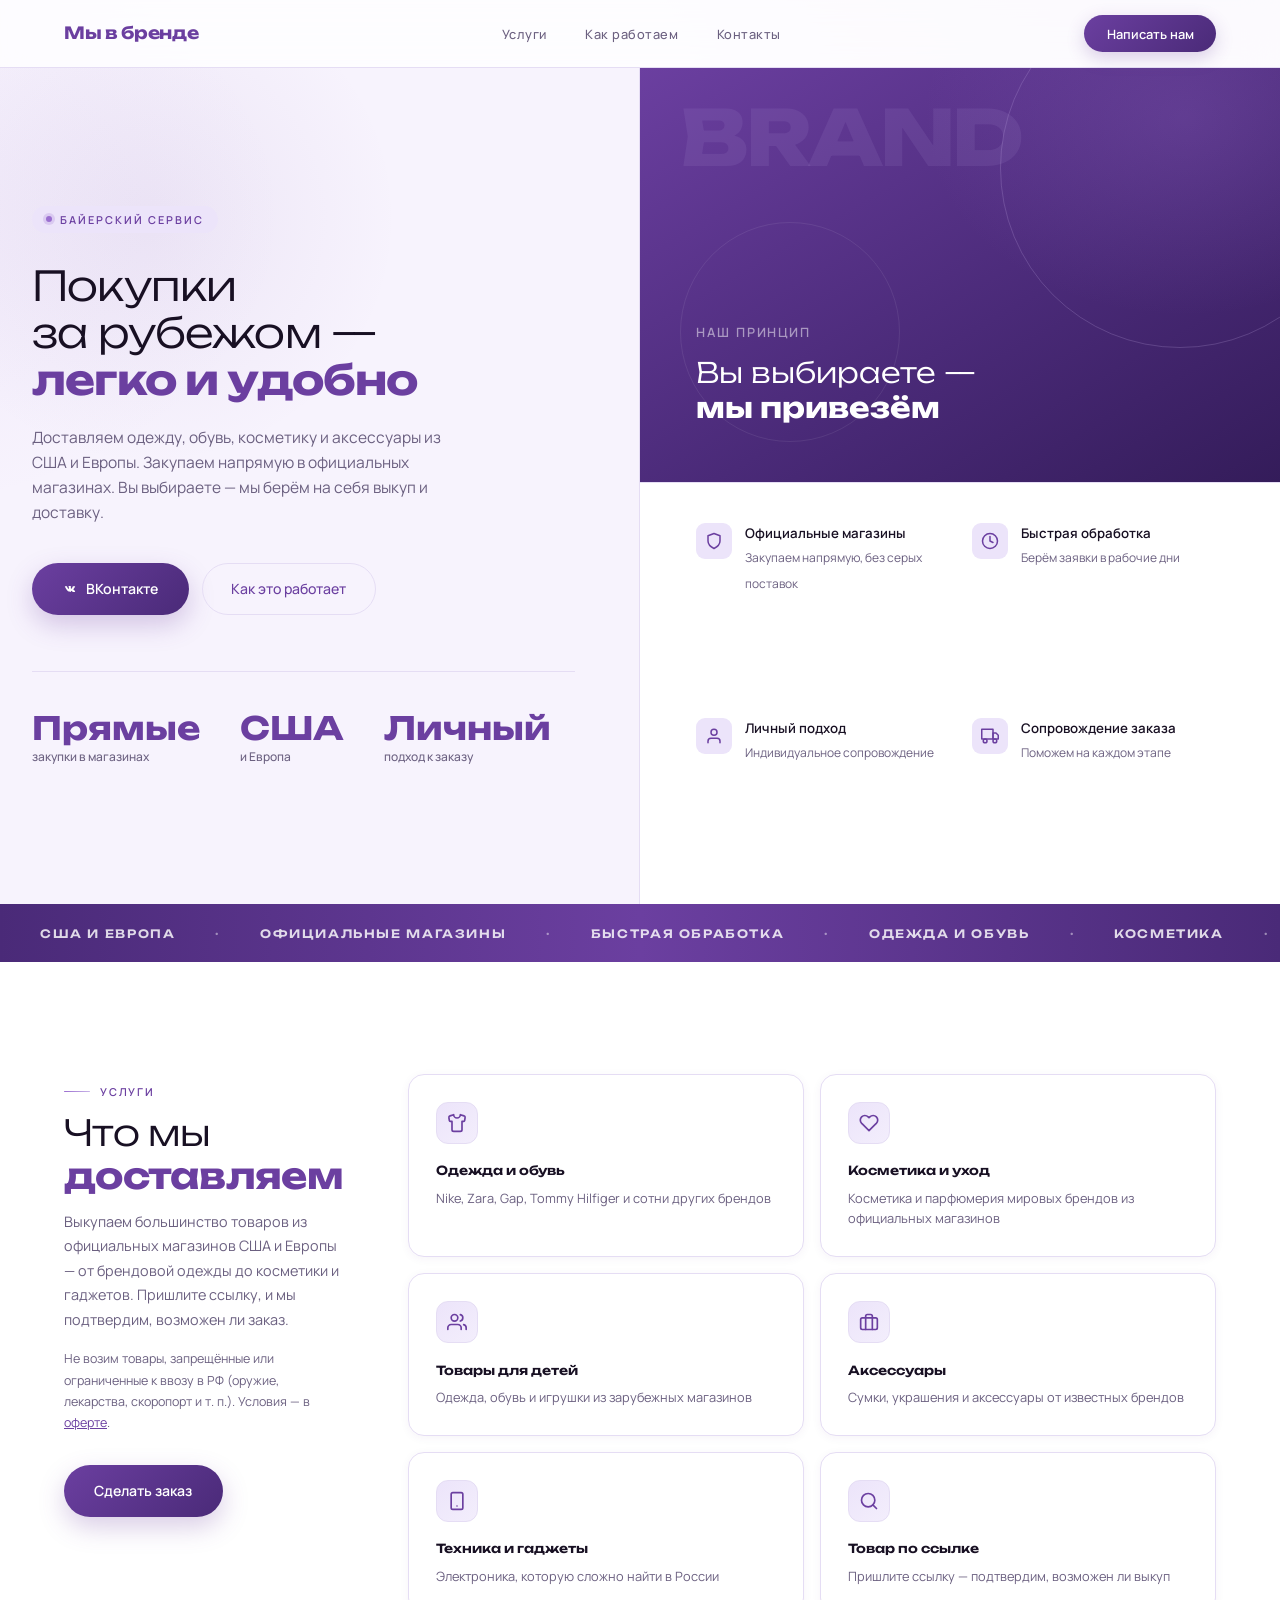
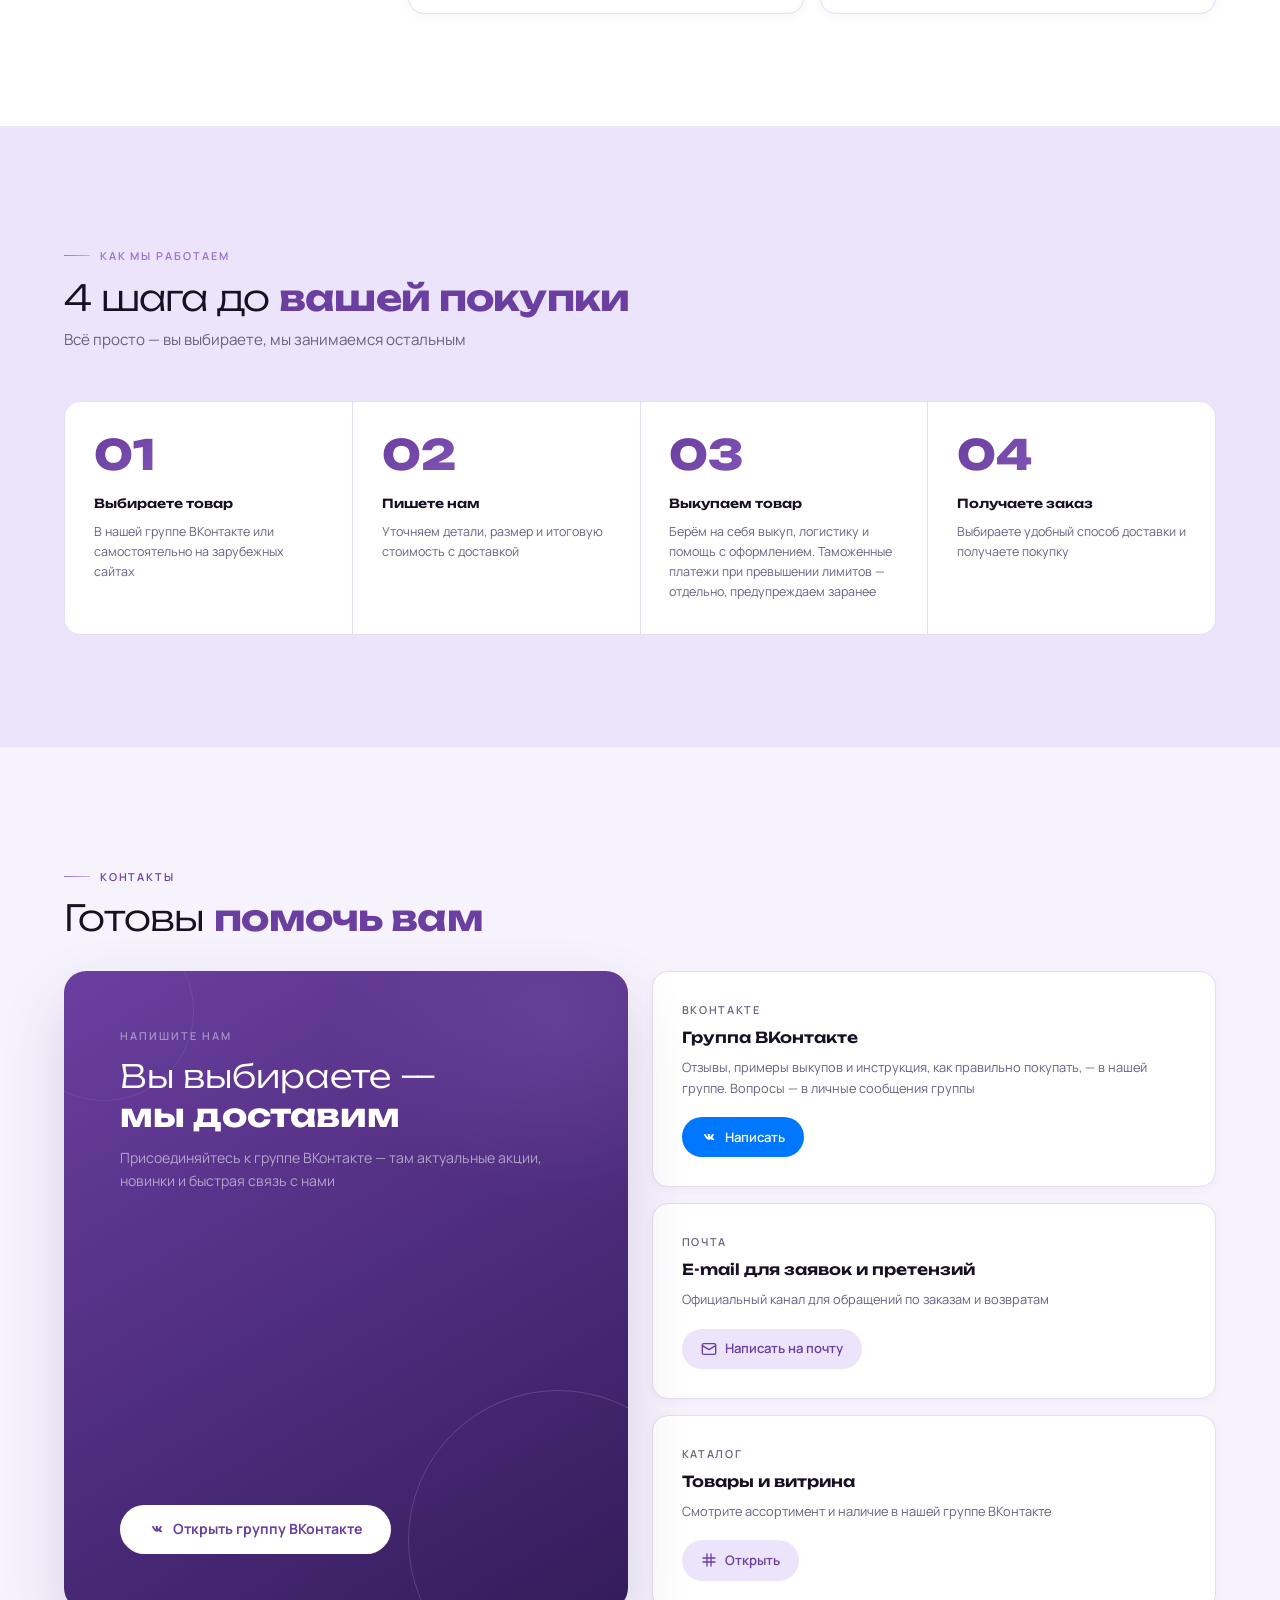
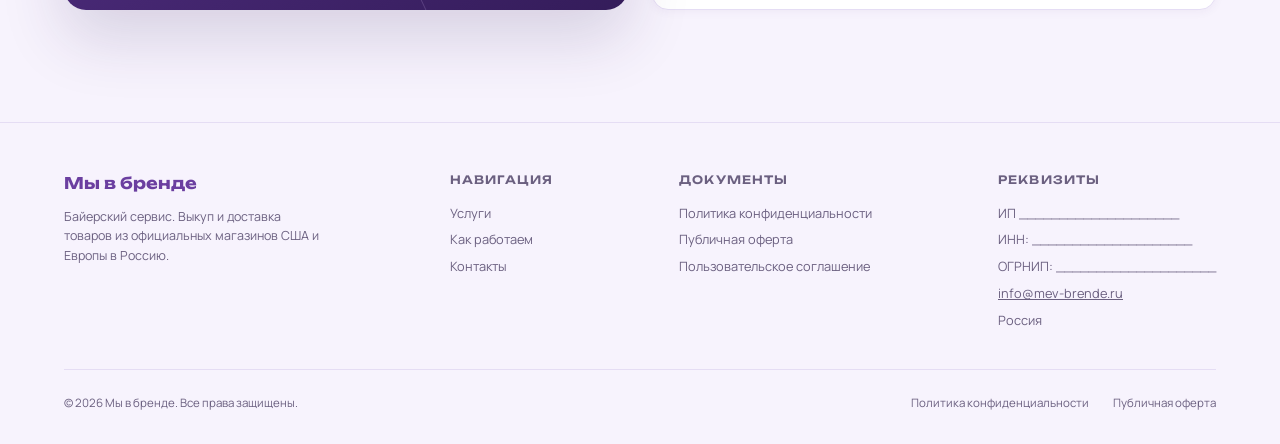
<file: index.html>
<!DOCTYPE html>
<html lang="ru">
<head>
<meta charset="UTF-8"/>
<meta name="viewport" content="width=device-width, initial-scale=1.0"/>
<title>Мы в бренде — Байерский сервис</title>
<meta name="description" content="Мы в бренде — байерский сервис. Выкуп и доставка товаров из официальных магазинов США и Европы в Россию: одежда, обувь, косметика, аксессуары."/>
<meta name="theme-color" content="#6B3FA0"/>
<meta property="og:type" content="website"/>
<meta property="og:title" content="Мы в бренде — Байерский сервис"/>
<meta property="og:description" content="Выкуп и доставка товаров из официальных магазинов США и Европы. Вы выбираете — мы привезём."/>
<!-- TODO: после покупки домена замените vitol.gitverse.site/mevbrende на реальный домен (инструкция в README.md) -->
<link rel="canonical" href="https://vitol.gitverse.site/mevbrende/"/>
<meta property="og:url" content="https://vitol.gitverse.site/mevbrende/"/>
<meta property="og:image" content="https://vitol.gitverse.site/mevbrende/og-image.png"/>
<meta property="og:image:width" content="1200"/>
<meta property="og:image:height" content="630"/>
<meta property="og:locale" content="ru_RU"/>
<meta property="og:site_name" content="Мы в бренде"/>
<meta name="twitter:card" content="summary_large_image"/>
<link rel="icon" type="image/svg+xml" href="favicon.svg?v=2"/>
<link rel="apple-touch-icon" sizes="180x180" href="apple-touch-icon.png?v=2"/>
<link rel="manifest" href="manifest.webmanifest?v=2"/>
<script type="application/ld+json">
{"@context":"https://schema.org","@type":"Organization","name":"Мы в бренде","description":"Байерский сервис: выкуп и доставка товаров из официальных магазинов США и Европы в Россию.","url":"https://vitol.gitverse.site/mevbrende/","logo":"https://vitol.gitverse.site/mevbrende/og-image.png","sameAs":["https://vk.ru/club209008205"]}
</script>
<!-- Шрифты подключены локально (self-hosted) — без обращений к Google и передачи IP третьим лицам -->
<link rel="stylesheet" href="styles.css"/>
</head>
<body>

<!-- NAV -->
<nav>
  <a href="#hero" class="logo">Мы в бренде</a>
  <ul class="nav-menu" id="nav-menu">
    <li><a href="#services">Услуги</a></li>
    <li><a href="#steps">Как работаем</a></li>
    <li><a href="#contact">Контакты</a></li>
  </ul>
  <div class="nav-right">
    <a href="https://vk.ru/club209008205" target="_blank" rel="noopener" class="nav-cta">Написать нам</a>
    <button type="button" class="nav-burger" aria-expanded="false" aria-controls="nav-menu" aria-label="Открыть меню"><span></span><span></span><span></span></button>
  </div>
</nav>

<main>
<!-- HERO -->
<div id="hero">
  <div class="hero-left">
    <div class="hero-tag"><span aria-hidden="true"></span>Байерский сервис</div>
    <h1>Покупки<br>за рубежом —<br><strong>легко и удобно</strong></h1>
    <p class="hero-desc">Доставляем одежду, обувь, косметику и аксессуары из США и Европы. Закупаем напрямую в официальных магазинах. Вы выбираете — мы берём на себя выкуп и доставку.</p>
    <div class="btns">
      <a href="https://vk.ru/club209008205" target="_blank" rel="noopener" class="btn-main" aria-label="Написать нам ВКонтакте">
        <svg width="16" height="16" viewBox="0 0 24 24" aria-hidden="true" focusable="false"><path d="M12.87 16.5s.26-.03.4-.18c.12-.14.12-.4.12-.4s-.02-1.22.55-1.4c.56-.17 1.28 1.18 2.04 1.7.58.39 1.02.3 1.02.3l2.04-.03s1.07-.06.56-1c-.04-.07-.3-.65-1.56-1.83-1.31-1.24-1.14-1.04.45-3.18.97-1.3 1.36-2.09 1.24-2.43-.12-.32-.82-.24-.82-.24l-2.3.01s-.17-.02-.3.06c-.12.08-.2.26-.2.26s-.37 1.01-.87 1.87c-1.05 1.78-1.47 1.87-1.64 1.76-.4-.26-.3-1.04-.3-1.6 0-1.74.26-2.47-.51-2.65-.26-.06-.45-.1-1.1-.11-.84-.01-1.56 0-1.96.2-.27.13-.47.43-.35.45.16.02.51.1.7.36.23.34.22 1.1.22 1.1s.13 2.04-.31 2.3c-.3.17-.72-.18-1.62-1.79-.48-.84-.84-1.77-.84-1.77s-.07-.17-.19-.27c-.15-.11-.35-.14-.35-.14l-2.18.01s-.33.01-.45.15c-.11.13-.01.4-.01.4s1.7 3.97 3.62 5.97c1.76 1.83 3.76 1.71 3.76 1.71h.91z" fill="white"/></svg>
        ВКонтакте
      </a>
      <a href="#steps" class="btn-ghost">Как это работает</a>
    </div>
    <div class="hero-stats">
      <div><div class="stat-n">Прямые</div><div class="stat-l">закупки в магазинах</div></div>
      <div><div class="stat-n">США</div><div class="stat-l">и Европа</div></div>
      <div><div class="stat-n">Личный</div><div class="stat-l">подход к заказу</div></div>
    </div>
  </div>
  <div class="hero-right-top">
    <div class="big-label" aria-hidden="true">BRAND</div>
    <div class="hero-right-top-content">
      <p>Наш принцип</p>
      <h2>Вы выбираете —<br><b>мы привезём</b></h2>
    </div>
  </div>
  <div class="hero-right-bottom">
    <div class="feat">
      <div class="feat-ico"><svg width="18" height="18" viewBox="0 0 24 24" fill="none" stroke="#6B3FA0" stroke-width="2" stroke-linecap="round" stroke-linejoin="round" aria-hidden="true" focusable="false"><path d="M12 22s8-4 8-10V5l-8-3-8 3v7c0 6 8 10 8 10z"/></svg></div>
      <div><strong>Официальные магазины</strong><span>Закупаем напрямую, без серых поставок</span></div>
    </div>
    <div class="feat">
      <div class="feat-ico"><svg width="18" height="18" viewBox="0 0 24 24" fill="none" stroke="#6B3FA0" stroke-width="2" stroke-linecap="round" stroke-linejoin="round" aria-hidden="true" focusable="false"><circle cx="12" cy="12" r="10"/><polyline points="12 6 12 12 16 14"/></svg></div>
      <div><strong>Быстрая обработка</strong><span>Берём заявки в рабочие дни</span></div>
    </div>
    <div class="feat">
      <div class="feat-ico"><svg width="18" height="18" viewBox="0 0 24 24" fill="none" stroke="#6B3FA0" stroke-width="2" stroke-linecap="round" stroke-linejoin="round" aria-hidden="true" focusable="false"><path d="M20 21v-2a4 4 0 0 0-4-4H8a4 4 0 0 0-4 4v2"/><circle cx="12" cy="7" r="4"/></svg></div>
      <div><strong>Личный подход</strong><span>Индивидуальное сопровождение</span></div>
    </div>
    <div class="feat">
      <div class="feat-ico"><svg width="18" height="18" viewBox="0 0 24 24" fill="none" stroke="#6B3FA0" stroke-width="2" stroke-linecap="round" stroke-linejoin="round" aria-hidden="true" focusable="false"><rect x="1" y="3" width="15" height="13"/><polygon points="16 8 20 8 23 11 23 16 16 16 16 8"/><circle cx="5.5" cy="18.5" r="2.5"/><circle cx="18.5" cy="18.5" r="2.5"/></svg></div>
      <div><strong>Сопровождение заказа</strong><span>Поможем на каждом этапе</span></div>
    </div>
  </div>
</div>

<!-- MARQUEE -->
<div class="marquee-wrap" aria-hidden="true">
  <div class="marquee-track">
    <span>США и Европа</span><span class="dot">·</span><span>Официальные магазины</span><span class="dot">·</span><span>Быстрая обработка</span><span class="dot">·</span><span>Одежда и обувь</span><span class="dot">·</span><span>Косметика</span><span class="dot">·</span><span>Товары для детей</span><span class="dot">·</span><span>Аксессуары</span><span class="dot">·</span><span>Личный подход</span><span class="dot">·</span>
    <span>США и Европа</span><span class="dot">·</span><span>Официальные магазины</span><span class="dot">·</span><span>Быстрая обработка</span><span class="dot">·</span><span>Одежда и обувь</span><span class="dot">·</span><span>Косметика</span><span class="dot">·</span><span>Товары для детей</span><span class="dot">·</span><span>Аксессуары</span><span class="dot">·</span><span>Личный подход</span><span class="dot">·</span>
  </div>
</div>

<!-- SERVICES -->
<section class="section" id="services">
  <div class="services-layout">
    <div class="services-intro">
      <div class="sec-eyebrow">Услуги</div>
      <h2 class="sec-h">Что мы<br><b>доставляем</b></h2>
      <p>Выкупаем большинство товаров из официальных магазинов США и Европы — от брендовой одежды до косметики и гаджетов. Пришлите ссылку, и мы подтвердим, возможен ли заказ.</p>
      <p style="font-size:0.78rem;color:var(--gr);margin-top:-1rem;margin-bottom:2rem;">Не возим товары, запрещённые или ограниченные к ввозу в РФ (оружие, лекарства, скоропорт и т.&nbsp;п.). Условия — в <a href="oferta.html" style="color:var(--p);text-decoration:underline;">оферте</a>.</p>
      <a href="https://vk.ru/club209008205" target="_blank" rel="noopener" class="btn-main">Сделать заказ</a>
    </div>
    <div class="s-grid">
      <div class="s-card"><div class="s-ico"><svg width="20" height="20" viewBox="0 0 24 24" fill="none" stroke="#6B3FA0" stroke-width="2" stroke-linecap="round" stroke-linejoin="round" aria-hidden="true" focusable="false"><path d="M20.38 3.46L16 2a4 4 0 0 1-8 0L3.62 3.46a2 2 0 0 0-1.34 2.23l.58 3.57a1 1 0 0 0 .99.84H6v10c0 1.1.9 2 2 2h8a2 2 0 0 0 2-2V10h2.15a1 1 0 0 0 .99-.84l.58-3.57a2 2 0 0 0-1.34-2.23z"/></svg></div><h3>Одежда и обувь</h3><p>Nike, Zara, Gap, Tommy Hilfiger и сотни других брендов</p></div>
      <div class="s-card"><div class="s-ico"><svg width="20" height="20" viewBox="0 0 24 24" fill="none" stroke="#6B3FA0" stroke-width="2" stroke-linecap="round" stroke-linejoin="round" aria-hidden="true" focusable="false"><path d="M20.84 4.61a5.5 5.5 0 0 0-7.78 0L12 5.67l-1.06-1.06a5.5 5.5 0 0 0-7.78 7.78l1.06 1.06L12 21.23l7.78-7.78 1.06-1.06a5.5 5.5 0 0 0 0-7.78z"/></svg></div><h3>Косметика и уход</h3><p>Косметика и парфюмерия мировых брендов из официальных магазинов</p></div>
      <div class="s-card"><div class="s-ico"><svg width="20" height="20" viewBox="0 0 24 24" fill="none" stroke="#6B3FA0" stroke-width="2" stroke-linecap="round" stroke-linejoin="round" aria-hidden="true" focusable="false"><path d="M17 21v-2a4 4 0 0 0-4-4H5a4 4 0 0 0-4 4v2"/><circle cx="9" cy="7" r="4"/><path d="M23 21v-2a4 4 0 0 0-3-3.87"/><path d="M16 3.13a4 4 0 0 1 0 7.75"/></svg></div><h3>Товары для детей</h3><p>Одежда, обувь и игрушки из зарубежных магазинов</p></div>
      <div class="s-card"><div class="s-ico"><svg width="20" height="20" viewBox="0 0 24 24" fill="none" stroke="#6B3FA0" stroke-width="2" stroke-linecap="round" stroke-linejoin="round" aria-hidden="true" focusable="false"><rect x="2" y="7" width="20" height="14" rx="2"/><path d="M16 21V5a2 2 0 0 0-2-2h-4a2 2 0 0 0-2 2v16"/></svg></div><h3>Аксессуары</h3><p>Сумки, украшения и аксессуары от известных брендов</p></div>
      <div class="s-card"><div class="s-ico"><svg width="20" height="20" viewBox="0 0 24 24" fill="none" stroke="#6B3FA0" stroke-width="2" stroke-linecap="round" stroke-linejoin="round" aria-hidden="true" focusable="false"><rect x="5" y="2" width="14" height="20" rx="2"/><line x1="12" y1="18" x2="12.01" y2="18"/></svg></div><h3>Техника и гаджеты</h3><p>Электроника, которую сложно найти в России</p></div>
      <div class="s-card"><div class="s-ico"><svg width="20" height="20" viewBox="0 0 24 24" fill="none" stroke="#6B3FA0" stroke-width="2" stroke-linecap="round" stroke-linejoin="round" aria-hidden="true" focusable="false"><circle cx="11" cy="11" r="8"/><line x1="21" y1="21" x2="16.65" y2="16.65"/></svg></div><h3>Товар по ссылке</h3><p>Пришлите ссылку — подтвердим, возможен ли выкуп</p></div>
    </div>
  </div>
</section>

<!-- STEPS -->
<section class="section" id="steps">
  <div class="sec-eyebrow">Как мы работаем</div>
  <h2 class="sec-h">4 шага до <b>вашей покупки</b></h2>
  <p class="sec-lead">Всё просто — вы выбираете, мы занимаемся остальным</p>
  <div class="steps-grid">
    <div class="step-card"><div class="step-num">01</div><h4>Выбираете товар</h4><p>В нашей группе ВКонтакте или самостоятельно на зарубежных сайтах</p></div>
    <div class="step-card"><div class="step-num">02</div><h4>Пишете нам</h4><p>Уточняем детали, размер и итоговую стоимость с доставкой</p></div>
    <div class="step-card"><div class="step-num">03</div><h4>Выкупаем товар</h4><p>Берём на себя выкуп, логистику и помощь с оформлением. Таможенные платежи при превышении лимитов — отдельно, предупреждаем заранее</p></div>
    <div class="step-card"><div class="step-num">04</div><h4>Получаете заказ</h4><p>Выбираете удобный способ доставки и получаете покупку</p></div>
  </div>
</section>

<!-- CONTACT -->
<section class="section" id="contact">
  <div class="sec-eyebrow">Контакты</div>
  <h2 class="sec-h" style="margin-bottom:2rem;">Готовы <b>помочь вам</b></h2>
  <div class="contact-grid">
    <div class="contact-main">
      <div class="contact-main-text">
        <p class="eyebrow">Напишите нам</p>
        <h3>Вы выбираете —<br><b>мы доставим</b></h3>
        <p class="sub">Присоединяйтесь к группе ВКонтакте — там актуальные акции, новинки и быстрая связь с нами</p>
      </div>
      <a href="https://vk.ru/club209008205" target="_blank" rel="noopener" class="btn-white">
        <svg width="16" height="16" viewBox="0 0 24 24" aria-hidden="true" focusable="false"><path d="M12.87 16.5s.26-.03.4-.18c.12-.14.12-.4.12-.4s-.02-1.22.55-1.4c.56-.17 1.28 1.18 2.04 1.7.58.39 1.02.3 1.02.3l2.04-.03s1.07-.06.56-1c-.04-.07-.3-.65-1.56-1.83-1.31-1.24-1.14-1.04.45-3.18.97-1.3 1.36-2.09 1.24-2.43-.12-.32-.82-.24-.82-.24l-2.3.01s-.17-.02-.3.06c-.12.08-.2.26-.2.26s-.37 1.01-.87 1.87c-1.05 1.78-1.47 1.87-1.64 1.76-.4-.26-.3-1.04-.3-1.6 0-1.74.26-2.47-.51-2.65-.26-.06-.45-.1-1.1-.11-.84-.01-1.56 0-1.96.2-.27.13-.47.43-.35.45.16.02.51.1.7.36.23.34.22 1.1.22 1.1s.13 2.04-.31 2.3c-.3.17-.72-.18-1.62-1.79-.48-.84-.84-1.77-.84-1.77s-.07-.17-.19-.27c-.15-.11-.35-.14-.35-.14l-2.18.01s-.33.01-.45.15c-.11.13-.01.4-.01.4s1.7 3.97 3.62 5.97c1.76 1.83 3.76 1.71 3.76 1.71h.91z" fill="#6B3FA0"/></svg>
        Открыть группу ВКонтакте
      </a>
    </div>
    <div class="contact-side">
      <div class="c-card">
        <div><div class="c-card-label">ВКонтакте</div><h4>Группа ВКонтакте</h4><p>Отзывы, примеры выкупов и инструкция, как правильно покупать, — в нашей группе. Вопросы — в личные сообщения группы</p></div>
        <a href="https://vk.ru/club209008205" target="_blank" rel="noopener" class="c-link c-link-vk"><svg width="16" height="16" viewBox="0 0 24 24" aria-hidden="true" focusable="false"><path d="M12.87 16.5s.26-.03.4-.18c.12-.14.12-.4.12-.4s-.02-1.22.55-1.4c.56-.17 1.28 1.18 2.04 1.7.58.39 1.02.3 1.02.3l2.04-.03s1.07-.06.56-1c-.04-.07-.3-.65-1.56-1.83-1.31-1.24-1.14-1.04.45-3.18.97-1.3 1.36-2.09 1.24-2.43-.12-.32-.82-.24-.82-.24l-2.3.01s-.17-.02-.3.06c-.12.08-.2.26-.2.26s-.37 1.01-.87 1.87c-1.05 1.78-1.47 1.87-1.64 1.76-.4-.26-.3-1.04-.3-1.6 0-1.74.26-2.47-.51-2.65-.26-.06-.45-.1-1.1-.11-.84-.01-1.56 0-1.96.2-.27.13-.47.43-.35.45.16.02.51.1.7.36.23.34.22 1.1.22 1.1s.13 2.04-.31 2.3c-.3.17-.72-.18-1.62-1.79-.48-.84-.84-1.77-.84-1.77s-.07-.17-.19-.27c-.15-.11-.35-.14-.35-.14l-2.18.01s-.33.01-.45.15c-.11.13-.01.4-.01.4s1.7 3.97 3.62 5.97c1.76 1.83 3.76 1.71 3.76 1.71h.91z" fill="white"/></svg>Написать</a>
      </div>
      <div class="c-card">
        <div><div class="c-card-label">Почта</div><h4>E-mail для заявок и претензий</h4><p>Официальный канал для обращений по заказам и возвратам</p></div>
        <!-- TODO: укажите реальный e-mail для связи и претензий -->
        <a href="mailto:info@mev-brende.ru" class="c-link c-link-cat"><svg width="16" height="16" viewBox="0 0 24 24" fill="none" stroke="#6B3FA0" stroke-width="2" stroke-linecap="round" stroke-linejoin="round" aria-hidden="true" focusable="false"><rect x="2" y="4" width="20" height="16" rx="2"/><path d="m22 7-10 6L2 7"/></svg>Написать на почту</a>
      </div>
      <div class="c-card">
        <div><div class="c-card-label">Каталог</div><h4>Товары и витрина</h4><p>Смотрите ассортимент и наличие в нашей группе ВКонтакте</p></div>
        <a href="https://vk.ru/club209008205" target="_blank" rel="noopener" class="c-link c-link-cat"><svg width="16" height="16" viewBox="0 0 24 24" fill="none" stroke="#6B3FA0" stroke-width="2" stroke-linecap="round" stroke-linejoin="round" aria-hidden="true" focusable="false"><path d="M3 9h18M3 15h18M9 3v18M15 3v18"/></svg>Открыть</a>
      </div>
    </div>
  </div>
</section>
</main>

<!-- FOOTER -->
<footer>
  <div class="footer-top">
    <div>
      <a href="#hero" class="footer-logo">Мы в бренде</a>
      <p class="footer-desc">Байерский сервис. Выкуп и доставка товаров из официальных магазинов США и Европы в Россию.</p>
    </div>
    <div class="footer-col">
      <h5>Навигация</h5>
      <a href="#services">Услуги</a>
      <a href="#steps">Как работаем</a>
      <a href="#contact">Контакты</a>
    </div>
    <div class="footer-col">
      <h5>Документы</h5>
      <a href="privacy.html">Политика конфиденциальности</a>
      <a href="oferta.html">Публичная оферта</a>
      <a href="agreement.html">Пользовательское соглашение</a>
    </div>
    <div class="footer-col">
      <h5>Реквизиты</h5>
      <!-- TODO: вписать реальные реквизиты ИП (ФИО, ИНН, ОГРНИП, адрес/контакт для претензий) -->
      <p>ИП ____________________</p>
      <p>ИНН: ____________________</p>
      <p>ОГРНИП: ____________________</p>
      <!-- TODO: указать реальный e-mail -->
      <a href="mailto:info@mev-brende.ru">info@mev-brende.ru</a>
      <p style="margin-top:0.4rem;">Россия</p>
    </div>
  </div>
  <div class="footer-bottom">
    <span>© 2026 Мы в бренде. Все права защищены.</span>
    <div class="footer-legal-links">
      <a href="privacy.html">Политика конфиденциальности</a>
      <a href="oferta.html">Публичная оферта</a>
    </div>
  </div>
</footer>


<script>
/* burger menu */
(function () {
  var burger = document.querySelector('.nav-burger');
  var menu = document.getElementById('nav-menu');
  if (!burger || !menu) return;
  function setOpen(open) {
    menu.classList.toggle('open', open);
    burger.setAttribute('aria-expanded', open ? 'true' : 'false');
    burger.setAttribute('aria-label', open ? 'Закрыть меню' : 'Открыть меню');
  }
  burger.addEventListener('click', function () { setOpen(!menu.classList.contains('open')); });
  menu.addEventListener('click', function (e) { if (e.target.closest('a')) setOpen(false); });
  document.addEventListener('keydown', function (e) { if (e.key === 'Escape') setOpen(false); });
  document.addEventListener('click', function (e) { if (!e.target.closest('nav')) setOpen(false); });
})();

/* nav shadow on scroll */
(function () {
  var navEl = document.querySelector('nav');
  if (!navEl) return;
  var onScroll = function () { navEl.classList.toggle('scrolled', window.scrollY > 10); };
  onScroll();
  window.addEventListener('scroll', onScroll, { passive: true });
})();

/* scroll-reveal for sections below the hero (classes added by JS, so no-JS stays fully visible) */
(function () {
  var reveal = ['.services-intro', '#steps .sec-eyebrow', '#steps h2.sec-h', '#steps .sec-lead', '#contact .sec-eyebrow', '#contact h2.sec-h'];
  var stagger = ['.s-grid', '.steps-grid', '.contact-grid'];
  reveal.forEach(function (s) { document.querySelectorAll(s).forEach(function (el) { el.classList.add('reveal'); }); });
  stagger.forEach(function (s) { document.querySelectorAll(s).forEach(function (el) { el.classList.add('reveal-stagger'); }); });
  var els = document.querySelectorAll('.reveal, .reveal-stagger');
  if ('IntersectionObserver' in window) {
    var io = new IntersectionObserver(function (entries) {
      entries.forEach(function (e) { if (e.isIntersecting) { e.target.classList.add('in'); io.unobserve(e.target); } });
    }, { threshold: 0.12, rootMargin: '0px 0px -8% 0px' });
    els.forEach(function (el) { io.observe(el); });
  } else {
    els.forEach(function (el) { el.classList.add('in'); });
  }
})();
</script>
</body>
</html>
</file>
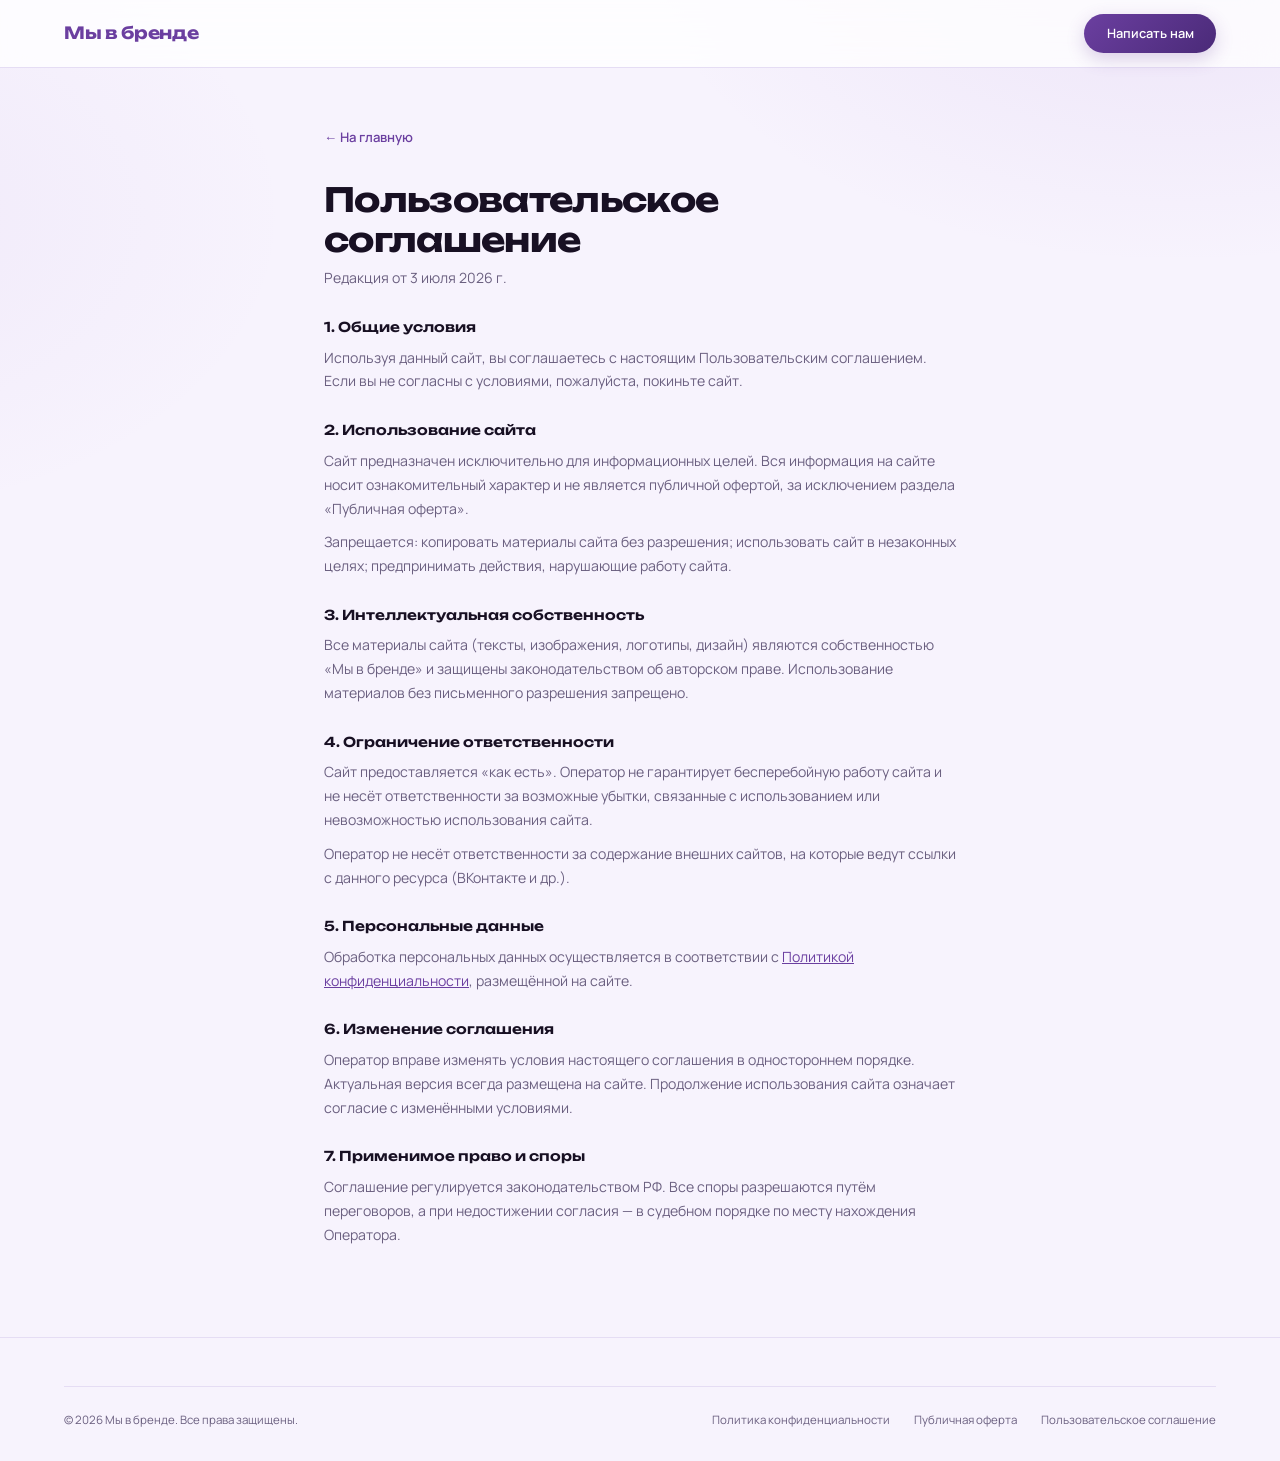
<file: agreement.html>
<!DOCTYPE html>
<html lang="ru">
<head>
<meta charset="UTF-8"/>
<meta name="viewport" content="width=device-width, initial-scale=1.0"/>
<title>Пользовательское соглашение — Мы в бренде</title>
<meta name="robots" content="noindex, follow"/>
<!-- TODO: после покупки домена замените vitol.gitverse.site/mevbrende на реальный домен (инструкция в README.md) -->
<link rel="canonical" href="https://vitol.gitverse.site/mevbrende/agreement.html"/>
<link rel="icon" type="image/svg+xml" href="favicon.svg?v=2"/>
<link rel="apple-touch-icon" sizes="180x180" href="apple-touch-icon.png?v=2"/>
<link rel="manifest" href="manifest.webmanifest?v=2"/>
<link rel="stylesheet" href="styles.css"/>
</head>
<body>
<nav>
  <a href="index.html" class="logo">Мы в бренде</a>
  <a href="https://vk.ru/club209008205" target="_blank" rel="noopener" class="nav-cta">Написать нам</a>
</nav>
<main class="doc-wrap">
  <a class="doc-back" href="index.html">← На главную</a>
  <h1>Пользовательское соглашение</h1>
  <p class="doc-date">Редакция от 3 июля 2026 г.</p>

  <h4>1. Общие условия</h4>
  <p>Используя данный сайт, вы соглашаетесь с настоящим Пользовательским соглашением. Если вы не согласны с условиями, пожалуйста, покиньте сайт.</p>

  <h4>2. Использование сайта</h4>
  <p>Сайт предназначен исключительно для информационных целей. Вся информация на сайте носит ознакомительный характер и не является публичной офертой, за исключением раздела «Публичная оферта».</p>
  <p>Запрещается: копировать материалы сайта без разрешения; использовать сайт в незаконных целях; предпринимать действия, нарушающие работу сайта.</p>

  <h4>3. Интеллектуальная собственность</h4>
  <p>Все материалы сайта (тексты, изображения, логотипы, дизайн) являются собственностью «Мы в бренде» и защищены законодательством об авторском праве. Использование материалов без письменного разрешения запрещено.</p>

  <h4>4. Ограничение ответственности</h4>
  <p>Сайт предоставляется «как есть». Оператор не гарантирует бесперебойную работу сайта и не несёт ответственности за возможные убытки, связанные с использованием или невозможностью использования сайта.</p>
  <p>Оператор не несёт ответственности за содержание внешних сайтов, на которые ведут ссылки с данного ресурса (ВКонтакте и др.).</p>

  <h4>5. Персональные данные</h4>
  <p>Обработка персональных данных осуществляется в соответствии с <a href="privacy.html" style="color:var(--p);">Политикой конфиденциальности</a>, размещённой на сайте.</p>

  <h4>6. Изменение соглашения</h4>
  <p>Оператор вправе изменять условия настоящего соглашения в одностороннем порядке. Актуальная версия всегда размещена на сайте. Продолжение использования сайта означает согласие с изменёнными условиями.</p>

  <h4>7. Применимое право и споры</h4>
  <p>Соглашение регулируется законодательством РФ. Все споры разрешаются путём переговоров, а при недостижении согласия — в судебном порядке по месту нахождения Оператора.</p>
</main>
<footer>
  <div class="footer-bottom">
    <span>© 2026 Мы в бренде. Все права защищены.</span>
    <div class="footer-legal-links">
      <a href="privacy.html">Политика конфиденциальности</a>
      <a href="oferta.html">Публичная оферта</a>
      <a href="agreement.html">Пользовательское соглашение</a>
    </div>
  </div>
</footer>
</body>
</html>
</file>
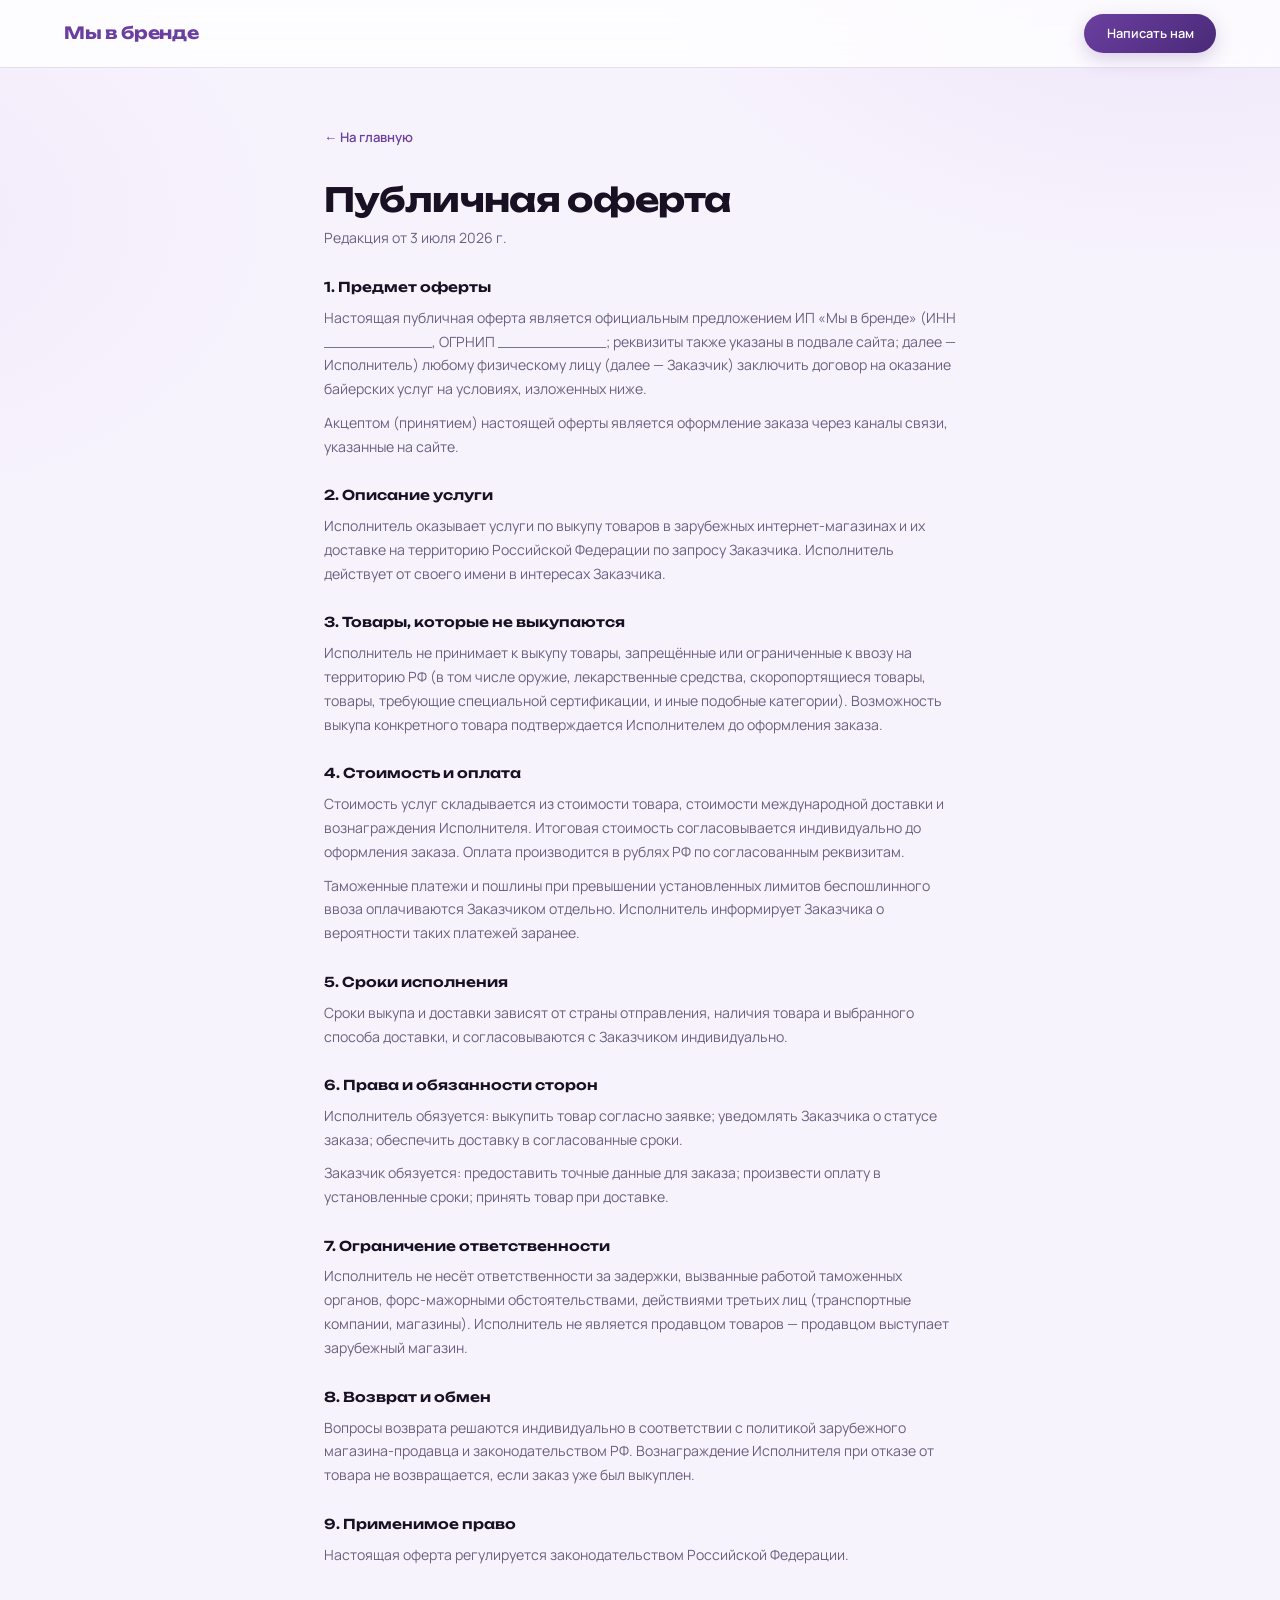
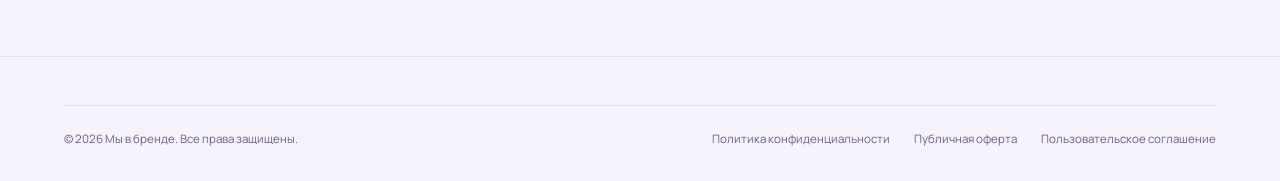
<file: oferta.html>
<!DOCTYPE html>
<html lang="ru">
<head>
<meta charset="UTF-8"/>
<meta name="viewport" content="width=device-width, initial-scale=1.0"/>
<title>Публичная оферта — Мы в бренде</title>
<meta name="robots" content="noindex, follow"/>
<!-- TODO: после покупки домена замените vitol.gitverse.site/mevbrende на реальный домен (инструкция в README.md) -->
<link rel="canonical" href="https://vitol.gitverse.site/mevbrende/oferta.html"/>
<link rel="icon" type="image/svg+xml" href="favicon.svg?v=2"/>
<link rel="apple-touch-icon" sizes="180x180" href="apple-touch-icon.png?v=2"/>
<link rel="manifest" href="manifest.webmanifest?v=2"/>
<link rel="stylesheet" href="styles.css"/>
</head>
<body>
<nav>
  <a href="index.html" class="logo">Мы в бренде</a>
  <a href="https://vk.ru/club209008205" target="_blank" rel="noopener" class="nav-cta">Написать нам</a>
</nav>
<main class="doc-wrap">
  <a class="doc-back" href="index.html">← На главную</a>
  <h1>Публичная оферта</h1>
  <p class="doc-date">Редакция от 3 июля 2026 г.</p>

  <h4>1. Предмет оферты</h4>
  <!-- TODO: вписать реальные реквизиты ИП (ФИО, ИНН, ОГРНИП) -->
  <p>Настоящая публичная оферта является официальным предложением ИП «Мы в бренде» (ИНН ____________, ОГРНИП ____________; реквизиты также указаны в подвале сайта; далее — Исполнитель) любому физическому лицу (далее — Заказчик) заключить договор на оказание байерских услуг на условиях, изложенных ниже.</p>
  <p>Акцептом (принятием) настоящей оферты является оформление заказа через каналы связи, указанные на сайте.</p>

  <h4>2. Описание услуги</h4>
  <p>Исполнитель оказывает услуги по выкупу товаров в зарубежных интернет-магазинах и их доставке на территорию Российской Федерации по запросу Заказчика. Исполнитель действует от своего имени в интересах Заказчика.</p>

  <h4>3. Товары, которые не выкупаются</h4>
  <p>Исполнитель не принимает к выкупу товары, запрещённые или ограниченные к ввозу на территорию РФ (в том числе оружие, лекарственные средства, скоропортящиеся товары, товары, требующие специальной сертификации, и иные подобные категории). Возможность выкупа конкретного товара подтверждается Исполнителем до оформления заказа.</p>

  <h4>4. Стоимость и оплата</h4>
  <p>Стоимость услуг складывается из стоимости товара, стоимости международной доставки и вознаграждения Исполнителя. Итоговая стоимость согласовывается индивидуально до оформления заказа. Оплата производится в рублях РФ по согласованным реквизитам.</p>
  <p>Таможенные платежи и пошлины при превышении установленных лимитов беспошлинного ввоза оплачиваются Заказчиком отдельно. Исполнитель информирует Заказчика о вероятности таких платежей заранее.</p>

  <h4>5. Сроки исполнения</h4>
  <p>Сроки выкупа и доставки зависят от страны отправления, наличия товара и выбранного способа доставки, и согласовываются с Заказчиком индивидуально.</p>

  <h4>6. Права и обязанности сторон</h4>
  <p>Исполнитель обязуется: выкупить товар согласно заявке; уведомлять Заказчика о статусе заказа; обеспечить доставку в согласованные сроки.</p>
  <p>Заказчик обязуется: предоставить точные данные для заказа; произвести оплату в установленные сроки; принять товар при доставке.</p>

  <h4>7. Ограничение ответственности</h4>
  <p>Исполнитель не несёт ответственности за задержки, вызванные работой таможенных органов, форс-мажорными обстоятельствами, действиями третьих лиц (транспортные компании, магазины). Исполнитель не является продавцом товаров — продавцом выступает зарубежный магазин.</p>

  <h4>8. Возврат и обмен</h4>
  <p>Вопросы возврата решаются индивидуально в соответствии с политикой зарубежного магазина-продавца и законодательством РФ. Вознаграждение Исполнителя при отказе от товара не возвращается, если заказ уже был выкуплен.</p>

  <h4>9. Применимое право</h4>
  <p>Настоящая оферта регулируется законодательством Российской Федерации.</p>
</main>
<footer>
  <div class="footer-bottom">
    <span>© 2026 Мы в бренде. Все права защищены.</span>
    <div class="footer-legal-links">
      <a href="privacy.html">Политика конфиденциальности</a>
      <a href="oferta.html">Публичная оферта</a>
      <a href="agreement.html">Пользовательское соглашение</a>
    </div>
  </div>
</footer>
</body>
</html>
</file>
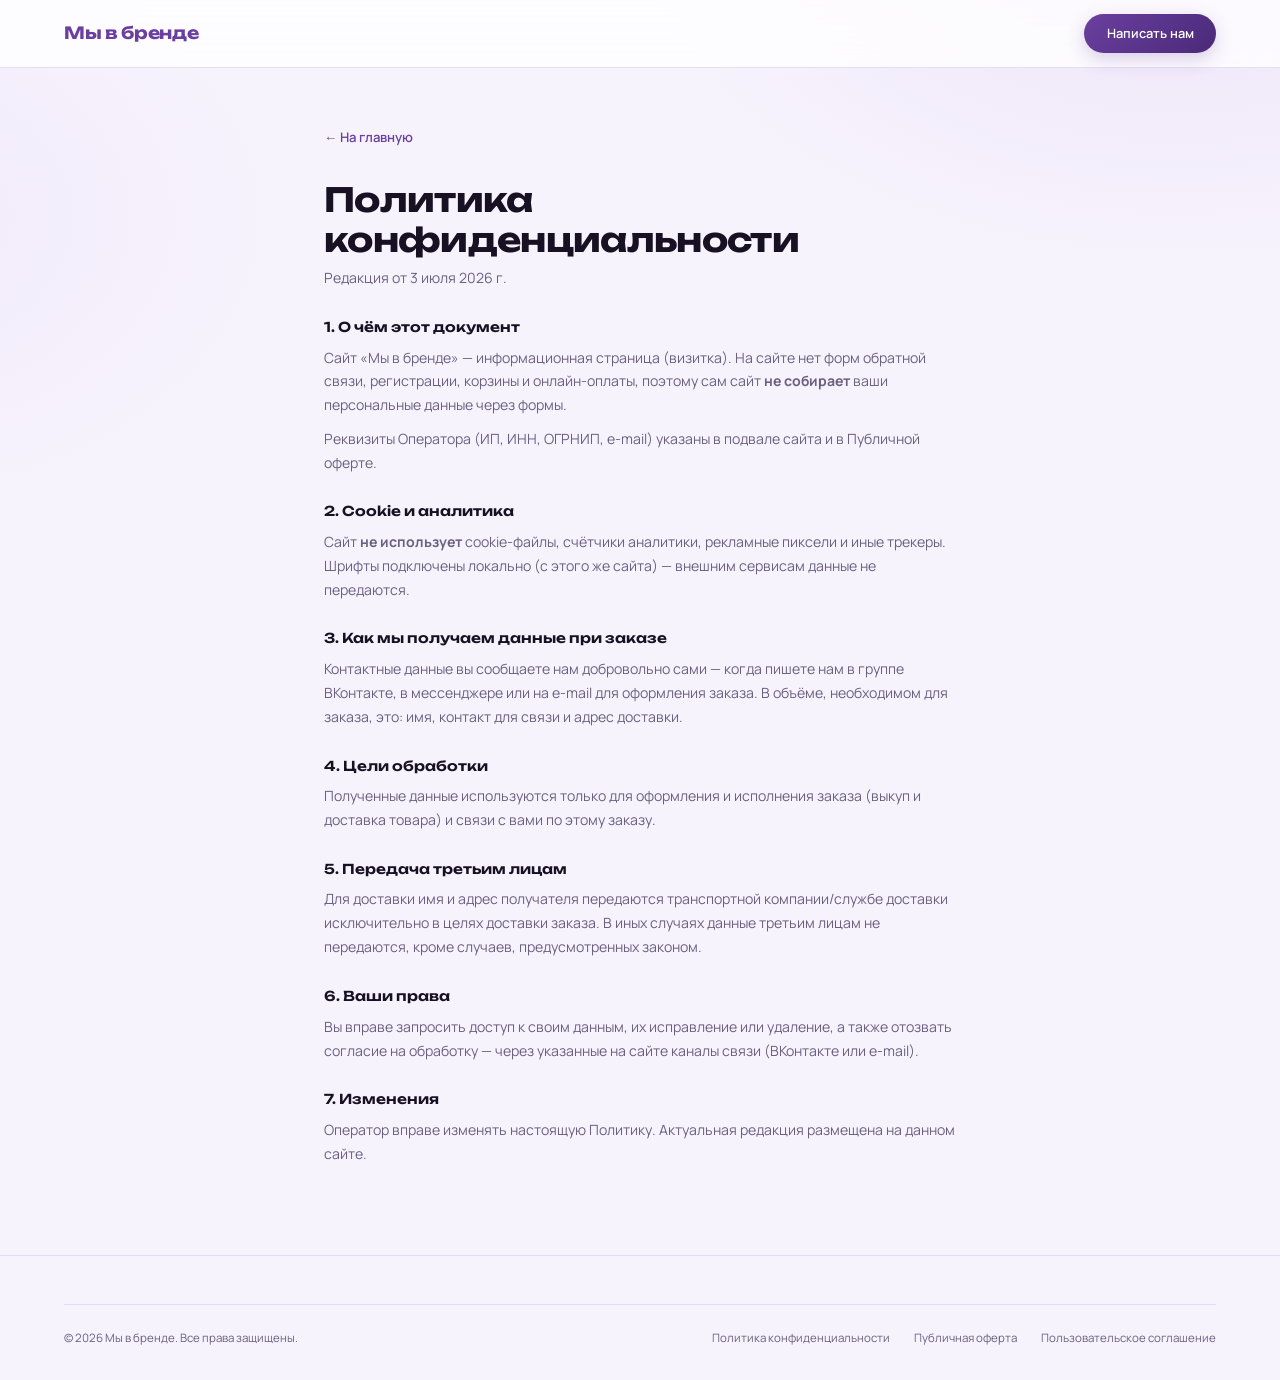
<file: privacy.html>
<!DOCTYPE html>
<html lang="ru">
<head>
<meta charset="UTF-8"/>
<meta name="viewport" content="width=device-width, initial-scale=1.0"/>
<title>Политика конфиденциальности — Мы в бренде</title>
<meta name="robots" content="noindex, follow"/>
<!-- TODO: после покупки домена замените vitol.gitverse.site/mevbrende на реальный домен (инструкция в README.md) -->
<link rel="canonical" href="https://vitol.gitverse.site/mevbrende/privacy.html"/>
<link rel="icon" type="image/svg+xml" href="favicon.svg?v=2"/>
<link rel="apple-touch-icon" sizes="180x180" href="apple-touch-icon.png?v=2"/>
<link rel="manifest" href="manifest.webmanifest?v=2"/>
<link rel="stylesheet" href="styles.css"/>
</head>
<body>
<nav>
  <a href="index.html" class="logo">Мы в бренде</a>
  <a href="https://vk.ru/club209008205" target="_blank" rel="noopener" class="nav-cta">Написать нам</a>
</nav>
<main class="doc-wrap">
  <a class="doc-back" href="index.html">← На главную</a>
  <h1>Политика конфиденциальности</h1>
  <p class="doc-date">Редакция от 3 июля 2026 г.</p>

  <h4>1. О чём этот документ</h4>
  <p>Сайт «Мы в бренде» — информационная страница (визитка). На сайте нет форм обратной связи, регистрации, корзины и онлайн-оплаты, поэтому сам сайт <b>не собирает</b> ваши персональные данные через формы.</p>
  <p>Реквизиты Оператора (ИП, ИНН, ОГРНИП, e-mail) указаны в подвале сайта и в Публичной оферте.</p>

  <h4>2. Cookie и аналитика</h4>
  <p>Сайт <b>не использует</b> cookie-файлы, счётчики аналитики, рекламные пиксели и иные трекеры. Шрифты подключены локально (с этого же сайта) — внешним сервисам данные не передаются.</p>

  <h4>3. Как мы получаем данные при заказе</h4>
  <p>Контактные данные вы сообщаете нам добровольно сами — когда пишете нам в группе ВКонтакте, в мессенджере или на e-mail для оформления заказа. В объёме, необходимом для заказа, это: имя, контакт для связи и адрес доставки.</p>

  <h4>4. Цели обработки</h4>
  <p>Полученные данные используются только для оформления и исполнения заказа (выкуп и доставка товара) и связи с вами по этому заказу.</p>

  <h4>5. Передача третьим лицам</h4>
  <p>Для доставки имя и адрес получателя передаются транспортной компании/службе доставки исключительно в целях доставки заказа. В иных случаях данные третьим лицам не передаются, кроме случаев, предусмотренных законом.</p>

  <h4>6. Ваши права</h4>
  <p>Вы вправе запросить доступ к своим данным, их исправление или удаление, а также отозвать согласие на обработку — через указанные на сайте каналы связи (ВКонтакте или e-mail).</p>

  <h4>7. Изменения</h4>
  <p>Оператор вправе изменять настоящую Политику. Актуальная редакция размещена на данном сайте.</p>
</main>
<footer>
  <div class="footer-bottom">
    <span>© 2026 Мы в бренде. Все права защищены.</span>
    <div class="footer-legal-links">
      <a href="privacy.html">Политика конфиденциальности</a>
      <a href="oferta.html">Публичная оферта</a>
      <a href="agreement.html">Пользовательское соглашение</a>
    </div>
  </div>
</footer>
</body>
</html>
</file>
<file: styles.css>
/* SELF-HOSTED FONTS (Unbounded, Manrope) — latin + cyrillic */
@font-face{font-family:'Manrope';font-style:normal;font-weight:400;font-display:swap;src:url(fonts/manrope-400-cyrillic.woff2) format('woff2');unicode-range:U+0301, U+0400-045F, U+0490-0491, U+04B0-04B1, U+2116;}
@font-face{font-family:'Manrope';font-style:normal;font-weight:400;font-display:swap;src:url(fonts/manrope-400-latin.woff2) format('woff2');unicode-range:U+0000-00FF, U+0131, U+0152-0153, U+02BB-02BC, U+02C6, U+02DA, U+02DC, U+0304, U+0308, U+0329, U+2000-206F, U+20AC, U+2122, U+2191, U+2193, U+2212, U+2215, U+FEFF, U+FFFD;}
@font-face{font-family:'Manrope';font-style:normal;font-weight:500;font-display:swap;src:url(fonts/manrope-500-cyrillic.woff2) format('woff2');unicode-range:U+0301, U+0400-045F, U+0490-0491, U+04B0-04B1, U+2116;}
@font-face{font-family:'Manrope';font-style:normal;font-weight:500;font-display:swap;src:url(fonts/manrope-500-latin.woff2) format('woff2');unicode-range:U+0000-00FF, U+0131, U+0152-0153, U+02BB-02BC, U+02C6, U+02DA, U+02DC, U+0304, U+0308, U+0329, U+2000-206F, U+20AC, U+2122, U+2191, U+2193, U+2212, U+2215, U+FEFF, U+FFFD;}
@font-face{font-family:'Manrope';font-style:normal;font-weight:600;font-display:swap;src:url(fonts/manrope-600-cyrillic.woff2) format('woff2');unicode-range:U+0301, U+0400-045F, U+0490-0491, U+04B0-04B1, U+2116;}
@font-face{font-family:'Manrope';font-style:normal;font-weight:600;font-display:swap;src:url(fonts/manrope-600-latin.woff2) format('woff2');unicode-range:U+0000-00FF, U+0131, U+0152-0153, U+02BB-02BC, U+02C6, U+02DA, U+02DC, U+0304, U+0308, U+0329, U+2000-206F, U+20AC, U+2122, U+2191, U+2193, U+2212, U+2215, U+FEFF, U+FFFD;}
@font-face{font-family:'Manrope';font-style:normal;font-weight:700;font-display:swap;src:url(fonts/manrope-700-cyrillic.woff2) format('woff2');unicode-range:U+0301, U+0400-045F, U+0490-0491, U+04B0-04B1, U+2116;}
@font-face{font-family:'Manrope';font-style:normal;font-weight:700;font-display:swap;src:url(fonts/manrope-700-latin.woff2) format('woff2');unicode-range:U+0000-00FF, U+0131, U+0152-0153, U+02BB-02BC, U+02C6, U+02DA, U+02DC, U+0304, U+0308, U+0329, U+2000-206F, U+20AC, U+2122, U+2191, U+2193, U+2212, U+2215, U+FEFF, U+FFFD;}
@font-face{font-family:'Unbounded';font-style:normal;font-weight:300;font-display:swap;src:url(fonts/unbounded-300-cyrillic.woff2) format('woff2');unicode-range:U+0301, U+0400-045F, U+0490-0491, U+04B0-04B1, U+2116;}
@font-face{font-family:'Unbounded';font-style:normal;font-weight:300;font-display:swap;src:url(fonts/unbounded-300-latin.woff2) format('woff2');unicode-range:U+0000-00FF, U+0131, U+0152-0153, U+02BB-02BC, U+02C6, U+02DA, U+02DC, U+0304, U+0308, U+0329, U+2000-206F, U+20AC, U+2122, U+2191, U+2193, U+2212, U+2215, U+FEFF, U+FFFD;}
@font-face{font-family:'Unbounded';font-style:normal;font-weight:400;font-display:swap;src:url(fonts/unbounded-400-cyrillic.woff2) format('woff2');unicode-range:U+0301, U+0400-045F, U+0490-0491, U+04B0-04B1, U+2116;}
@font-face{font-family:'Unbounded';font-style:normal;font-weight:400;font-display:swap;src:url(fonts/unbounded-400-latin.woff2) format('woff2');unicode-range:U+0000-00FF, U+0131, U+0152-0153, U+02BB-02BC, U+02C6, U+02DA, U+02DC, U+0304, U+0308, U+0329, U+2000-206F, U+20AC, U+2122, U+2191, U+2193, U+2212, U+2215, U+FEFF, U+FFFD;}
@font-face{font-family:'Unbounded';font-style:normal;font-weight:600;font-display:swap;src:url(fonts/unbounded-600-cyrillic.woff2) format('woff2');unicode-range:U+0301, U+0400-045F, U+0490-0491, U+04B0-04B1, U+2116;}
@font-face{font-family:'Unbounded';font-style:normal;font-weight:600;font-display:swap;src:url(fonts/unbounded-600-latin.woff2) format('woff2');unicode-range:U+0000-00FF, U+0131, U+0152-0153, U+02BB-02BC, U+02C6, U+02DA, U+02DC, U+0304, U+0308, U+0329, U+2000-206F, U+20AC, U+2122, U+2191, U+2193, U+2212, U+2215, U+FEFF, U+FFFD;}
@font-face{font-family:'Unbounded';font-style:normal;font-weight:700;font-display:swap;src:url(fonts/unbounded-700-cyrillic.woff2) format('woff2');unicode-range:U+0301, U+0400-045F, U+0490-0491, U+04B0-04B1, U+2116;}
@font-face{font-family:'Unbounded';font-style:normal;font-weight:700;font-display:swap;src:url(fonts/unbounded-700-latin.woff2) format('woff2');unicode-range:U+0000-00FF, U+0131, U+0152-0153, U+02BB-02BC, U+02C6, U+02DA, U+02DC, U+0304, U+0308, U+0329, U+2000-206F, U+20AC, U+2122, U+2191, U+2193, U+2212, U+2215, U+FEFF, U+FFFD;}
@font-face{font-family:'Unbounded';font-style:normal;font-weight:800;font-display:swap;src:url(fonts/unbounded-800-cyrillic.woff2) format('woff2');unicode-range:U+0301, U+0400-045F, U+0490-0491, U+04B0-04B1, U+2116;}
@font-face{font-family:'Unbounded';font-style:normal;font-weight:800;font-display:swap;src:url(fonts/unbounded-800-latin.woff2) format('woff2');unicode-range:U+0000-00FF, U+0131, U+0152-0153, U+02BB-02BC, U+02C6, U+02DA, U+02DC, U+0304, U+0308, U+0329, U+2000-206F, U+20AC, U+2122, U+2191, U+2193, U+2212, U+2215, U+FEFF, U+FFFD;}

:root {
  --p:    #6B3FA0;
  --plt:  #9B6FD0;
  --p2:   #4A2A78;
  --pdeep:#341C5A;
  --acc:  #9B6FD0;
  --accl: #C8B3E8;
  --lav:  #ECE4FA;
  --bg:   #F7F3FD;
  --w:    #FFFFFF;
  --ink:  #181023;
  --gr:   #6B6080;
  --brd:  #E5DDF4;
  --r:    16px;
  --sh-sm: 0 2px 10px rgba(74,42,120,.05);
  --sh-md: 0 12px 34px rgba(74,42,120,.09);
  --sh-lg: 0 28px 64px rgba(52,28,90,.16);
}
*, *::before, *::after { box-sizing: border-box; margin: 0; padding: 0; }
html { scroll-behavior: smooth; }
body {
  font-family: 'Manrope', sans-serif; color: var(--ink); line-height: 1.6;
  background:
    radial-gradient(900px 560px at 92% -8%, rgba(155,111,208,.12), transparent 60%),
    radial-gradient(760px 520px at -12% 24%, rgba(155,111,208,.07), transparent 58%),
    var(--bg);
  background-attachment: fixed;
  -webkit-font-smoothing: antialiased;
}
::selection { background: rgba(107,63,160,.18); }

/* NAV */
nav {
  display: flex; align-items: center; justify-content: space-between;
  padding: 0 5%; height: 68px;
  background: rgba(255,255,255,.78); backdrop-filter: blur(16px); -webkit-backdrop-filter: blur(16px);
  border-bottom: 1px solid var(--brd);
  position: sticky; top: 0; z-index: 99; transition: box-shadow .3s, background .3s;
}
nav.scrolled { box-shadow: var(--sh-md); background: rgba(255,255,255,.9); }
.logo { font-family: 'Unbounded', sans-serif; font-size: 1.05rem; font-weight: 700; color: var(--p); text-decoration: none; letter-spacing: -0.02em; }
.nav-menu { display: flex; gap: 2.4rem; list-style: none; }
.nav-menu a { font-size: 0.8rem; font-weight: 500; color: var(--gr); text-decoration: none; letter-spacing: 0.04em; transition: color .2s; }
.nav-menu a:hover { color: var(--p); }
.nav-cta { background: linear-gradient(135deg, var(--p), var(--p2)); color: #fff; font-family: 'Manrope', sans-serif; font-size: 0.8rem; font-weight: 600; padding: 0.6rem 1.4rem; border-radius: 50px; text-decoration: none; box-shadow: 0 6px 18px rgba(107,63,160,.24); transition: box-shadow .25s, transform .15s; }
.nav-cta:hover { box-shadow: 0 10px 26px rgba(107,63,160,.34); transform: translateY(-1px); }

/* HERO */
#hero {
  display: grid;
  grid-template-columns: 1fr 1fr;
  grid-template-rows: auto auto;
  min-height: calc(100vh - 64px);
  overflow: hidden;
}
.hero-left {
  grid-column: 1; grid-row: 1 / 3;
  display: flex; flex-direction: column; justify-content: center;
  padding: 6rem 4rem 6rem 5%;
  border-right: 1px solid var(--brd);
  position: relative;
}
.hero-left::before {
  content: '';
  position: absolute;
  width: 500px; height: 500px;
  background: radial-gradient(circle, rgba(107,63,160,0.08) 0%, transparent 70%);
  top: -100px; left: -100px;
  pointer-events: none;
}
.hero-tag {
  display: inline-flex; align-items: center; gap: 0.5rem;
  font-size: 0.68rem; font-weight: 600; letter-spacing: 0.18em; text-transform: uppercase;
  color: var(--p); background: var(--lav); padding: 0.3rem 0.9rem;
  border-radius: 50px; margin-bottom: 1.8rem; width: fit-content;
}
.hero-tag span { width: 6px; height: 6px; background: var(--acc); border-radius: 50%; box-shadow: 0 0 0 3px rgba(155,111,208,.22); }
h1 {
  font-family: 'Unbounded', sans-serif;
  font-size: clamp(2rem, 3.2vw, 3.6rem);
  font-weight: 300; line-height: 1.15; color: var(--ink);
  margin-bottom: 1.4rem; letter-spacing: -0.02em;
}
h1 strong { font-weight: 700; color: var(--p); display: block; }
.hero-desc { font-size: 0.97rem; color: var(--gr); max-width: 440px; margin-bottom: 2.4rem; }
.btns { display: flex; gap: 0.8rem; flex-wrap: wrap; }
.btn-main {
  display: inline-flex; align-items: center; gap: 0.5rem;
  background: linear-gradient(135deg, var(--p), var(--p2)); color: #fff;
  font-family: 'Manrope', sans-serif; font-size: 0.88rem; font-weight: 600;
  padding: 0.9rem 1.9rem; border-radius: 50px; text-decoration: none;
  box-shadow: 0 10px 26px rgba(107,63,160,.26);
  transition: box-shadow .25s, transform .15s;
}
.btn-main:hover { transform: translateY(-2px); box-shadow: 0 16px 34px rgba(107,63,160,.34); }
.btn-ghost {
  display: inline-flex; align-items: center; gap: 0.5rem;
  color: var(--p); font-family: 'Manrope', sans-serif; font-size: 0.88rem; font-weight: 500;
  padding: 0.85rem 1.8rem; border-radius: 50px; text-decoration: none;
  border: 1.5px solid var(--brd); transition: border-color .2s, background .2s;
}
.btn-ghost:hover { border-color: var(--plt); background: var(--lav); }
.hero-stats {
  display: flex; gap: 2.5rem; margin-top: 3.5rem;
  padding-top: 2.5rem; border-top: 1px solid var(--brd);
}
.stat-n { font-family: 'Unbounded', sans-serif; font-size: 2rem; font-weight: 700; color: var(--p); line-height: 1; }
.stat-l { font-size: 0.75rem; color: var(--gr); font-weight: 500; margin-top: 0.2rem; }

.hero-right-top {
  grid-column: 2; grid-row: 1;
  background:
    radial-gradient(420px 320px at 85% 12%, rgba(155,111,208,.22), transparent 62%),
    linear-gradient(150deg, var(--p) 0%, var(--p2) 58%, var(--pdeep) 100%);
  padding: 3.5rem 4rem 3.5rem 3.5rem;
  display: flex; flex-direction: column; justify-content: flex-end;
  position: relative; overflow: hidden; min-height: 52%;
}
.hero-right-top::before { content: ''; position: absolute; width: 360px; height: 360px; border: 1px solid rgba(200,179,232,0.22); border-radius: 50%; top: -80px; right: -80px; }
.hero-right-top::after { content: ''; position: absolute; width: 220px; height: 220px; border: 1px solid rgba(255,255,255,0.08); border-radius: 50%; bottom: 40px; left: 40px; }
.big-label { font-family: 'Unbounded', sans-serif; font-size: clamp(3.5rem, 6vw, 7rem); font-weight: 800; color: rgba(200,179,232,0.10); line-height: 1; position: absolute; top: 2rem; left: 2.5rem; letter-spacing: -0.04em; pointer-events: none; }
.hero-right-top-content { position: relative; z-index: 1; }
.hero-right-top-content p { font-size: 0.8rem; font-weight: 600; letter-spacing: 0.15em; text-transform: uppercase; color: rgba(255,255,255,0.5); margin-bottom: 0.8rem; }
.hero-right-top-content h2 { font-family: 'Unbounded', sans-serif; font-size: clamp(1.3rem, 2.2vw, 2rem); font-weight: 300; color: #fff; line-height: 1.25; }
.hero-right-top-content h2 b { font-weight: 700; }

.hero-right-bottom {
  grid-column: 2; grid-row: 2;
  background: var(--w); padding: 2.5rem 3.5rem;
  border-top: 1px solid var(--brd);
  display: grid; grid-template-columns: 1fr 1fr; gap: 1.5rem;
}
.feat { display: flex; align-items: flex-start; gap: 0.8rem; }
.feat-ico { width: 36px; height: 36px; flex-shrink: 0; background: var(--lav); border-radius: 9px; display: flex; align-items: center; justify-content: center; }
.feat strong { display: block; font-size: 0.83rem; font-weight: 600; color: var(--ink); }
.feat span { font-size: 0.75rem; color: var(--gr); }

/* MARQUEE */
.marquee-wrap { background: linear-gradient(90deg, var(--p2), var(--p) 50%, var(--p2)); overflow: hidden; padding: 1rem 0; white-space: nowrap; }
.marquee-track { display: inline-block; animation: marquee 28s linear infinite; }
.marquee-track span { font-family: 'Unbounded', sans-serif; font-size: 0.72rem; font-weight: 600; letter-spacing: 0.14em; text-transform: uppercase; color: rgba(255,255,255,0.82); padding: 0 2.5rem; }
.marquee-track span.dot { color: rgba(255,255,255,.45); padding: 0; }
@keyframes marquee { from { transform: translateX(0); } to { transform: translateX(-50%); } }

/* SECTIONS */
.section { padding: 7rem 5%; }
.sec-eyebrow { display: inline-flex; align-items: center; gap: 0.6rem; font-size: 0.68rem; font-weight: 600; letter-spacing: 0.18em; text-transform: uppercase; color: var(--p); margin-bottom: 0.7rem; }
.sec-eyebrow::before { content: ''; width: 26px; height: 1.5px; background: linear-gradient(90deg, var(--acc), var(--accl)); border-radius: 2px; }
h2.sec-h { font-family: 'Unbounded', sans-serif; font-size: clamp(1.6rem, 2.8vw, 2.6rem); font-weight: 300; color: var(--ink); line-height: 1.2; margin-bottom: 0.6rem; letter-spacing: -0.02em; }
h2.sec-h b { font-weight: 700; color: var(--p); }
.sec-lead { font-size: 0.95rem; color: var(--gr); max-width: 500px; margin-bottom: 3rem; }

/* SERVICES */
#services { background: var(--w); }
.services-layout { display: grid; grid-template-columns: 280px 1fr; gap: 4rem; align-items: start; }
.services-intro { position: sticky; top: 84px; }
.services-intro p { font-size: 0.9rem; color: var(--gr); margin-top: 0.8rem; margin-bottom: 2rem; line-height: 1.7; }
.s-grid { display: grid; grid-template-columns: 1fr 1fr; gap: 1rem; }
.s-card { background: var(--w); border: 1px solid var(--brd); border-radius: var(--r); padding: 1.7rem; box-shadow: var(--sh-sm); transition: border-color .25s, box-shadow .25s, transform .2s; }
.s-card:hover { border-color: rgba(155,111,208,.55); box-shadow: var(--sh-md); transform: translateY(-4px); }
.s-ico { width: 42px; height: 42px; background: linear-gradient(140deg, var(--lav), #F3EEFC); border: 1px solid var(--brd); border-radius: 12px; display: flex; align-items: center; justify-content: center; margin-bottom: 1.1rem; transition: background .25s; }
.s-card:hover .s-ico { background: linear-gradient(140deg, #E7DCF8, #F0E9FB); }
.s-card h3 { font-family: 'Unbounded', sans-serif; font-size: 0.78rem; font-weight: 600; color: var(--ink); margin-bottom: 0.4rem; }
.s-card p { font-size: 0.8rem; color: var(--gr); line-height: 1.6; }

/* STEPS */
#steps { background: var(--lav); }
#steps .sec-eyebrow { color: var(--plt); }
#steps h2.sec-h { color: var(--ink); }
#steps h2.sec-h b { color: var(--p); }
#steps .sec-lead { color: var(--gr); }
.steps-grid { display: grid; grid-template-columns: repeat(4, 1fr); gap: 1px; background: var(--brd); border: 1px solid var(--brd); border-radius: var(--r); overflow: hidden; }
.step-card { background: var(--w); padding: 2rem 1.8rem; transition: background .2s; }
.step-card:hover { background: var(--bg); }
.step-num { font-family: 'Unbounded', sans-serif; font-size: 2.6rem; font-weight: 800; line-height: 1; margin-bottom: 1.2rem; background: linear-gradient(135deg, var(--p), var(--plt)); -webkit-background-clip: text; background-clip: text; -webkit-text-fill-color: transparent; }
.step-card:hover .step-num { background: linear-gradient(135deg, var(--p), var(--acc)); -webkit-background-clip: text; background-clip: text; -webkit-text-fill-color: transparent; }
.step-card h4 { font-family: 'Unbounded', sans-serif; font-size: 0.78rem; font-weight: 600; color: var(--ink); margin-bottom: 0.5rem; }
.step-card p { font-size: 0.78rem; color: var(--gr); line-height: 1.6; }

/* CONTACT */
#contact { background: var(--bg); }
.contact-grid { display: grid; grid-template-columns: 1fr 1fr; gap: 1.5rem; }
.contact-main { background: radial-gradient(380px 300px at 88% 8%, rgba(155,111,208,.20), transparent 60%), linear-gradient(150deg, var(--p) 0%, var(--p2) 60%, var(--pdeep) 100%); border-radius: 22px; padding: 3.5rem; position: relative; overflow: hidden; display: flex; flex-direction: column; justify-content: space-between; box-shadow: var(--sh-lg); }
.contact-main::before { content: ''; position: absolute; width: 300px; height: 300px; border: 1px solid rgba(200,179,232,0.22); border-radius: 50%; bottom: -80px; right: -80px; }
.contact-main::after { content: ''; position: absolute; width: 180px; height: 180px; border: 1px solid rgba(255,255,255,0.07); border-radius: 50%; top: -50px; left: -50px; }
.contact-main-text { position: relative; z-index: 1; }
.contact-main p.eyebrow { font-size: 0.68rem; font-weight: 600; letter-spacing: 0.18em; text-transform: uppercase; color: rgba(255,255,255,0.45); margin-bottom: 0.8rem; }
.contact-main h3 { font-family: 'Unbounded', sans-serif; font-size: clamp(1.4rem, 2.5vw, 2.2rem); font-weight: 300; color: #fff; line-height: 1.2; margin-bottom: 0.8rem; }
.contact-main h3 b { font-weight: 700; }
.contact-main .sub { font-size: 0.88rem; color: rgba(255,255,255,0.55); position: relative; z-index: 1; margin-top: 0.6rem; }
.btn-white { display: inline-flex; align-items: center; gap: 0.5rem; background: #fff; color: var(--p); font-family: 'Manrope', sans-serif; font-size: 0.88rem; font-weight: 700; padding: 0.85rem 1.8rem; border-radius: 50px; text-decoration: none; margin-top: 2rem; position: relative; z-index: 1; width: fit-content; transition: opacity .2s; }
.btn-white:hover { opacity: 0.88; }
.contact-side { display: flex; flex-direction: column; gap: 1rem; }
.c-card { background: var(--w); border: 1px solid var(--brd); border-radius: var(--r); padding: 1.8rem; flex: 1; display: flex; flex-direction: column; justify-content: space-between; box-shadow: var(--sh-sm); transition: box-shadow .25s, transform .2s; }
.c-card:hover { box-shadow: var(--sh-md); transform: translateY(-3px); }
.c-card-label { font-size: 0.68rem; font-weight: 600; letter-spacing: 0.15em; text-transform: uppercase; color: var(--gr); margin-bottom: 0.5rem; }
.c-card h4 { font-family: 'Unbounded', sans-serif; font-size: 0.95rem; font-weight: 600; color: var(--ink); margin-bottom: 0.4rem; }
.c-card p { font-size: 0.8rem; color: var(--gr); margin-bottom: 1.2rem; }
.c-link { display: inline-flex; align-items: center; gap: 0.5rem; font-size: 0.82rem; font-weight: 600; text-decoration: none; padding: 0.6rem 1.2rem; border-radius: 50px; width: fit-content; transition: opacity .2s; }
.c-link:hover { opacity: 0.8; }
.c-link-vk { background: #0077FF; color: #fff; }
.c-link-cat { background: var(--lav); color: var(--p); }
.c-link:focus-visible, .btn-main:focus-visible, .btn-ghost:focus-visible, .btn-white:focus-visible, .nav-cta:focus-visible, .nav-menu a:focus-visible { outline: 2px solid var(--p); outline-offset: 3px; }

/* FOOTER */
footer { background: var(--bg); border-top: 1px solid var(--brd); padding: 3rem 5% 2rem; }
.footer-top { display: flex; justify-content: space-between; align-items: flex-start; gap: 2rem; margin-bottom: 2rem; flex-wrap: wrap; }
.footer-logo { font-family: 'Unbounded', sans-serif; font-size: 1rem; font-weight: 700; color: var(--p); text-decoration: none; display: block; margin-bottom: 0.6rem; }
.footer-desc { font-size: 0.78rem; color: var(--gr); max-width: 260px; line-height: 1.6; }
.footer-col h5 { font-family: 'Unbounded', sans-serif; font-size: 0.72rem; font-weight: 600; color: var(--gr); letter-spacing: 0.1em; text-transform: uppercase; margin-bottom: 0.8rem; }
.footer-col a, .footer-col p { display: block; font-size: 0.8rem; color: var(--gr); text-decoration: none; margin-bottom: 0.4rem; cursor: pointer; }
.footer-col a:hover { color: var(--p); }
.footer-col a[href^="mailto"] { text-decoration: underline; }
.footer-bottom { border-top: 1px solid var(--brd); padding-top: 1.5rem; display: flex; justify-content: space-between; align-items: center; flex-wrap: wrap; gap: 0.8rem; }
.footer-bottom span { font-size: 0.72rem; color: var(--gr); }
.footer-legal-links { display: flex; gap: 1.5rem; }
.footer-legal-links a { font-size: 0.72rem; color: var(--gr); text-decoration: none; cursor: pointer; }
.footer-legal-links a:hover { color: var(--p); }

/* HERO ENTRANCE */
@keyframes heroIn { from { opacity: 0; transform: translateY(22px); } to { opacity: 1; transform: none; } }
.hero-left > * { animation: heroIn .75s cubic-bezier(.22,.61,.36,1) both; }
.hero-left > *:nth-child(1) { animation-delay: .05s; }
.hero-left > *:nth-child(2) { animation-delay: .13s; }
.hero-left > *:nth-child(3) { animation-delay: .21s; }
.hero-left > *:nth-child(4) { animation-delay: .29s; }
.hero-left > *:nth-child(5) { animation-delay: .37s; }
.hero-right-top-content > * { animation: heroIn .8s cubic-bezier(.22,.61,.36,1) both; animation-delay: .25s; }
.hero-right-top-content > *:nth-child(2) { animation-delay: .33s; }
.hero-right-bottom .feat { animation: heroIn .7s cubic-bezier(.22,.61,.36,1) both; }
.hero-right-bottom .feat:nth-child(1) { animation-delay: .30s; }
.hero-right-bottom .feat:nth-child(2) { animation-delay: .38s; }
.hero-right-bottom .feat:nth-child(3) { animation-delay: .46s; }
.hero-right-bottom .feat:nth-child(4) { animation-delay: .54s; }

/* REVEAL ON SCROLL */
.reveal { opacity: 0; transform: translateY(26px); transition: opacity .7s cubic-bezier(.22,.61,.36,1), transform .7s cubic-bezier(.22,.61,.36,1); will-change: opacity, transform; }
.reveal.in { opacity: 1; transform: none; }
.reveal-stagger > * { opacity: 0; transform: translateY(22px); transition: opacity .6s cubic-bezier(.22,.61,.36,1), transform .6s cubic-bezier(.22,.61,.36,1); }
.reveal-stagger.in > * { opacity: 1; transform: none; }
.reveal-stagger.in > *:nth-child(2) { transition-delay: .07s; }
.reveal-stagger.in > *:nth-child(3) { transition-delay: .14s; }
.reveal-stagger.in > *:nth-child(4) { transition-delay: .21s; }
.reveal-stagger.in > *:nth-child(5) { transition-delay: .28s; }
.reveal-stagger.in > *:nth-child(6) { transition-delay: .35s; }
@media (prefers-reduced-motion: reduce) {
  .reveal, .reveal-stagger > * { opacity: 1 !important; transform: none !important; transition: none !important; }
  .marquee-track { animation: none; }
  .hero-left > *, .hero-right-top-content > *, .hero-right-bottom .feat { animation: none !important; }
  html { scroll-behavior: auto; }
}

/* MOBILE */
@media (max-width: 960px) {
  #hero { grid-template-columns: 1fr; grid-template-rows: auto auto auto; }
  #hero > * { min-width: 0; }
  .hero-stats { flex-wrap: wrap; }
  .hero-left { grid-column: 1; grid-row: 1; border-right: none; border-bottom: 1px solid var(--brd); padding: 3rem 5%; }
  .hero-right-top { grid-column: 1; grid-row: 2; min-height: 220px; }
  .hero-right-bottom { grid-column: 1; grid-row: 3; }
  .services-layout { grid-template-columns: 1fr; gap: 2rem; }
  .services-intro { position: static; }
  .steps-grid { grid-template-columns: 1fr 1fr; }
  .contact-grid { grid-template-columns: 1fr; }
}
@media (max-width: 560px) {
  .s-grid { grid-template-columns: 1fr; }
  .steps-grid { grid-template-columns: 1fr; }
  .hero-right-top { padding: 2.5rem 5%; }
  .hero-right-bottom { grid-template-columns: 1fr; padding: 2rem 5%; }
  .hero-stats { gap: 1.2rem 1.5rem; }
  .contact-main { padding: 2.5rem 1.6rem; }
  .footer-top { flex-direction: column; }
}

/* BURGER MENU */
.nav-burger { display: none; width: 40px; height: 40px; background: none; border: 1px solid var(--brd); border-radius: 10px; cursor: pointer; padding: 0; align-items: center; justify-content: center; flex-direction: column; gap: 5px; }
.nav-burger span { display: block; width: 18px; height: 2px; background: var(--p); border-radius: 2px; transition: transform .25s, opacity .2s; }
.nav-burger[aria-expanded="true"] span:nth-child(1) { transform: translateY(7px) rotate(45deg); }
.nav-burger[aria-expanded="true"] span:nth-child(2) { opacity: 0; }
.nav-burger[aria-expanded="true"] span:nth-child(3) { transform: translateY(-7px) rotate(-45deg); }
.nav-burger:focus-visible { outline: 2px solid var(--p); outline-offset: 3px; }
@media (max-width: 960px) {
  .nav-burger { display: flex; }
  .nav-right { display: flex; align-items: center; gap: 0.7rem; }
  .nav-menu { display: none; position: absolute; top: 68px; left: 0; right: 0; flex-direction: column; gap: 0; background: rgba(255,255,255,.97); backdrop-filter: blur(16px); -webkit-backdrop-filter: blur(16px); border-bottom: 1px solid var(--brd); box-shadow: var(--sh-md); padding: 0.6rem 0; }
  .nav-menu.open { display: flex; }
  .nav-menu a { display: block; padding: 0.9rem 5%; font-size: 0.9rem; }
}

/* DOC PAGES */
.doc-wrap { max-width: 760px; margin: 0 auto; padding: 3.5rem 5% 5rem; }
.doc-wrap h1 { font-family: 'Unbounded', sans-serif; font-weight: 700; color: var(--ink); letter-spacing: -0.02em; line-height: 1.2; font-size: clamp(1.5rem, 2.6vw, 2.2rem); margin-bottom: 0.4rem; }
.doc-date { font-size: 0.78rem; color: var(--gr); margin-bottom: 2.2rem; }
.doc-wrap h4 { font-family: 'Unbounded', sans-serif; font-size: 0.85rem; font-weight: 600; color: var(--ink); margin: 1.6rem 0 0.5rem; }
.doc-wrap p, .doc-wrap li { font-size: 0.88rem; color: var(--gr); line-height: 1.7; margin-bottom: 0.6rem; }
.doc-wrap ul { padding-left: 1.2rem; }
.doc-back { display: inline-flex; align-items: center; gap: 0.4rem; font-size: 0.82rem; font-weight: 600; color: var(--p); text-decoration: none; margin-bottom: 2rem; }
.doc-back:hover { text-decoration: underline; }
.doc-back:focus-visible { outline: 2px solid var(--p); outline-offset: 3px; border-radius: 4px; }
</file>
